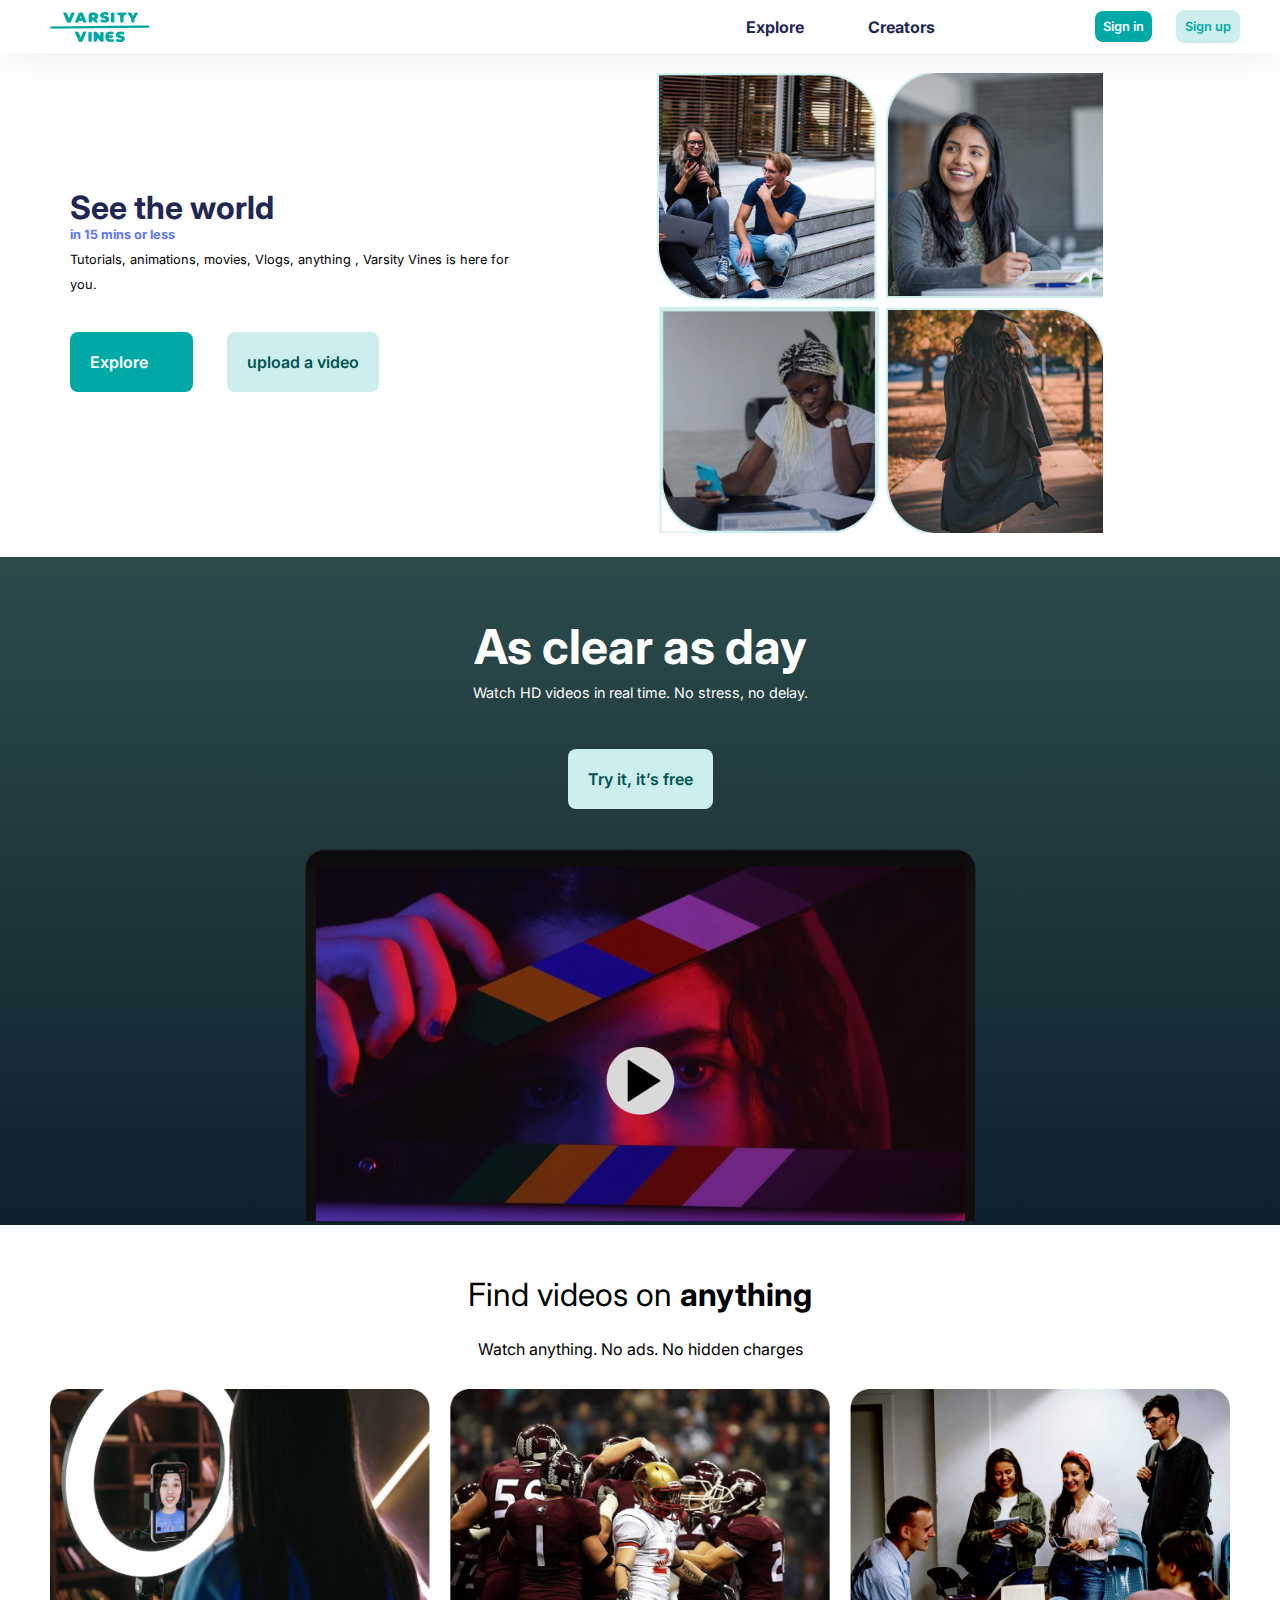
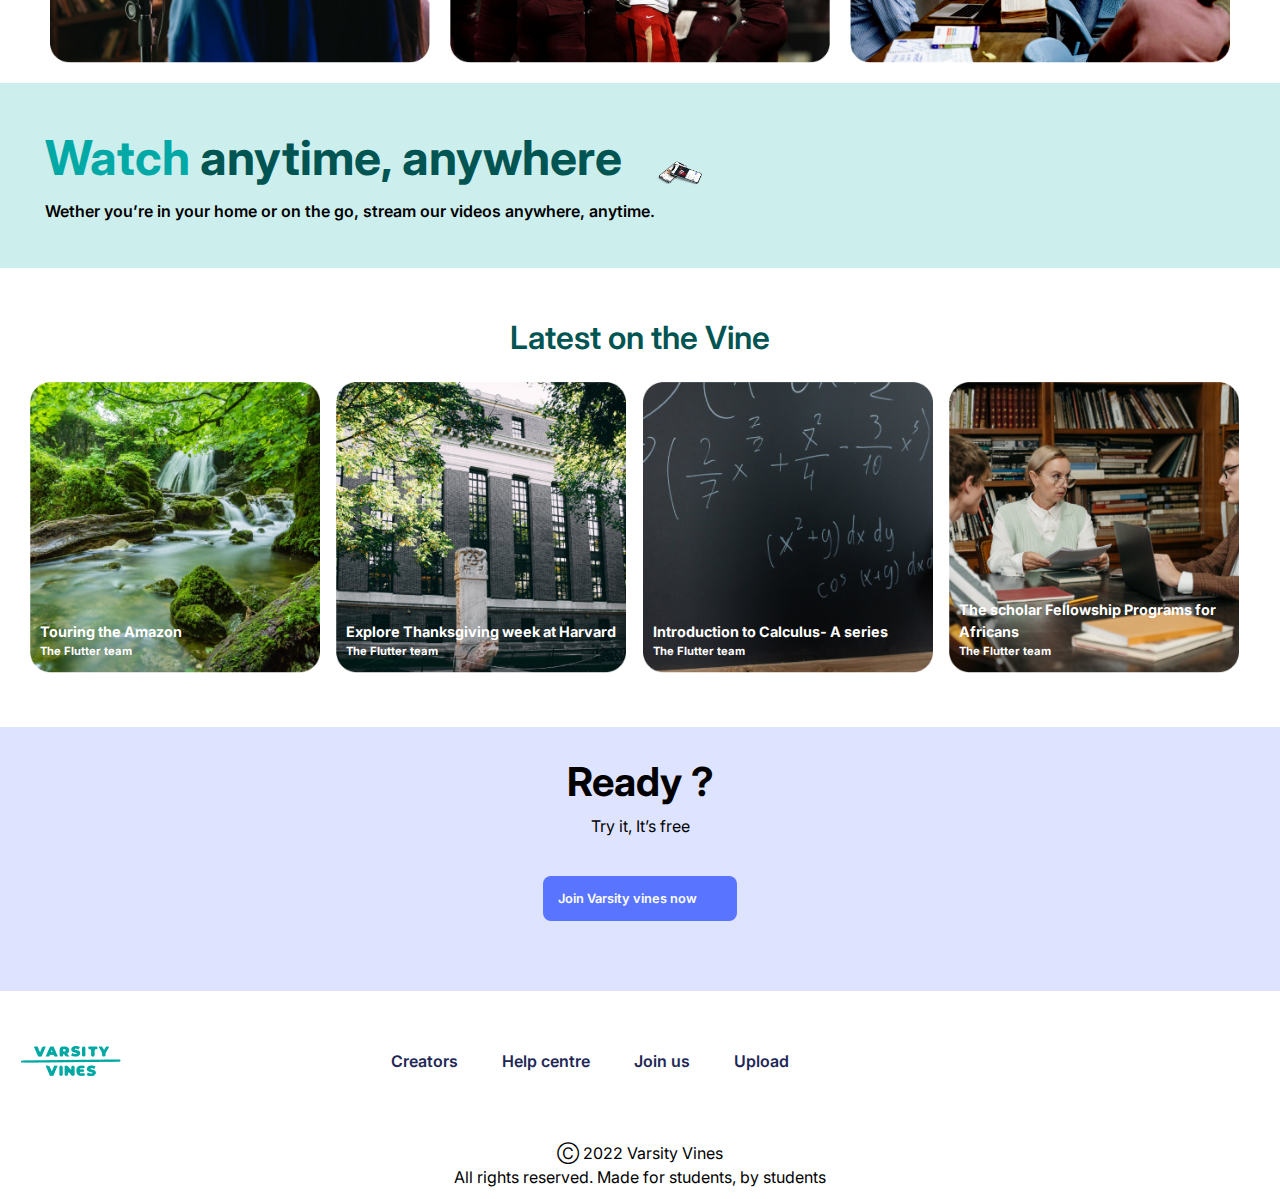
<file: sam-proj/index.html>
<!DOCTYPE html>
<html lang="en">

<head>
    <meta charset="UTF-8" />
    <meta name="viewport" content="width=device-width, initial-scale=1.0" />
    <link rel="stylesheet" href="https://cdnjs.cloudflare.com/ajax/libs/font-awesome/6.4.2/css/all.min.css" integrity="sha512-z3gLpd7yknf1YoNbCzqRKc4qyor8gaKU1qmn+CShxbuBusANI9QpRohGBreCFkKxLhei6S9CQXFEbbKuqLg0DA==" crossorigin="anonymous" referrerpolicy="no-referrer" />
    <link rel="stylesheet" href="/Assets/index.css" />
    <title>varsity vines</title>
</head>

<body>
    <!-- header -->
    <div class="container">
        <!-- navBar-->
        <nav>
            <i class="fa-solid fa-bars fa-fade"></i>
            <img src="/Assets/varsity_Logo.png" alt="" />
            <div class="right_Btn">
                <div class="nav_text">
                    <a href="">
                        <p>Explore</p>
                    </a>
                    <a href="">
                        <p>Creators</p>
                    </a>
                </div>
                <div class="nav_btn">
                    <button class="sign_in">Sign in</button>
                    <button class="sign_up">Sign up</button>
                </div>
            </div>
        </nav>

        <!-- hero-banner -->
        <div class="hero_banner">
            <div class="left_banner">
                <h1>See the world</h1>
                <h4>in 15 mins or less</h4>
                <p>
                    Tutorials, animations, movies, Vlogs, anything , Varsity Vines is
                    here for you.
                </p>
                <div class="hero_btn">
                    <button>Explore   <i class="fa-solid fa-arrow-right fa-fade"></i></button>
                    <button>upload a video</button>
                </div>
            </div>
            <div class="right_banner">
                <img src="/Assets/hero_right.png" alt="" />
            </div>
        </div>

        <!-- Video-frame  -->
        <div class="vid_container">
            <div class="section_top">
                <h3>As clear as day</h3>
                <p>Watch HD videos in real time. No stress, no delay.</p>
                <button class="try_it">Try it, it’s free</button>
            </div>
            <div class="section_buttom">
                <img src="/Assets/Surface Studio 3.png" alt="" />
            </div>
        </div>

        <!-- FIND-VIDEO  -->
        <div class="find_video">
            <div class="find_text">
                <h3>Find videos on <span>anything</span></h3>
                <p>Watch anything. No ads. No hidden charges</p>
            </div>

            <div class="find_slides">
                <img src="/Assets/slide1.png" alt="" />
                <img src="/Assets/slides2.png" alt="" />
                <img src="/Assets/slides3.png" alt="" />
            </div>
        </div>
        <!-- Watch video  -->
        <div class="watch_container">
            <div class="watch_text">
                <h1> <span>Watch</span> anytime, anywhere</h1>
                <p>Wether you’re in your home or on the go, stream our videos anywhere, anytime.</p>
            </div>
            <div class="watch_img">
                <img src="/Assets/phone_advert.png" alt="">
            </div>
        </div>

        <!-- latest_version  -->
        <div class="latest_vines">
            <h1>Latest on the Vine</h1>
            <div class="latest_slides">
                <div>
                    <img src="/Assets/vine1.png" alt="">
                    <div class="latest_text">
                        <p>Touring the Amazon</p>
                        <p>The Flutter team</p>
                    </div>
                </div>
                <div>
                    <img src="/Assets/vine2.png" alt="">
                    <div class="latest_text">
                        <p>Explore Thanksgiving week at Harvard</p>
                        <p>The Flutter team</p>
                    </div>
                </div>
                <div>
                    <img src="/Assets/vine4.png" alt="">
                    <div class="latest_text">
                        <p>Introduction to Calculus- A series</p>
                        <p>The Flutter team</p>
                    </div>
                </div>
                <div>
                    <img src="/Assets/vine3.png" alt="">
                    <div class="latest_text">
                        <p>The scholar Fellowship Programs for <br> Africans </p>
                        <p>The Flutter team</p>
                    </div>
                </div>
            </div>
        </div>
        <!-- Ready  -->
        <div class="ready_container">
            <div class="ready_text">
                <h1>Ready ?</h1>
                <p>Try it, It’s free</p>
            </div>
            <button class="ready_btn">Join Varsity vines now  <i class="fa-solid fa-arrow-right fa-fade"></i></button></button>
        </div>

        <!-- footer  -->
        <footer>
            <main>
                <img src="/Assets/varsity_Logo.png" alt="logo">
                <ul>
                    <li><a href="#">Creators</a></li>
                    <li><a href="#">Help centre</a></li>
                    <li><a href="#">Join us</a></li>
                    <li><a href="#">Upload</a></li>
                </ul>
            </main>
            <div class="copyright">
                <p>Ⓒ 2022 Varsity Vines</p>
                <p>All rights reserved. Made for students, by students</p>
            </div>


            </header>
    </div>
</body>

</html>
</file>
<file: Assets/index.css>
@import url("https://fonts.googleapis.com/css2?family=Inter:wght@600&display=swap");

* {
  margin: 0;
  padding: 0;
  text-decoration: none;
  font-family: "Inter", sans-serif;
  box-sizing: border-box;
}
/*
=============== 
NAV BAR
===============
*/
nav {
  display: flex;
  /* padding: 4px; */
  align-items: center;
  justify-content: space-between;
  box-shadow: 0px 0px 42px 0px #001b1d14;
}
nav img {
  margin-left: 50px;
  cursor: pointer;
}

.right_Btn {
  display: flex;
  align-items: center;
  /* margin-right: 60px ; */
}

.right_Btn a {
  color: #1e2755;
  margin: 10px;
  display: inline-block;
  margin-right: 50px;
}
.right_Btn a:hover {
  font-size: 1.1rem;
  color: #00a9a5;
}
.nav_text {
  margin-right: 100px;
  cursor: pointer;
  font-weight: 700;
}
.nav_btn {
  margin-right: 30px;
}

.nav_btn .sign_up {
  color: #00a9a5;
  font-weight: 600;
  cursor: pointer;
  font-size: 0.8em;
  padding: 9px;
  outline: none;
  border: none;
  border-radius: 8px;
  outline: none;
  margin: 10px;
  /* display: inline-block; */
  background-color: #cceeed;
}

.nav_btn .sign_in {
  color: #fff;
  font-weight: 600;
  cursor: pointer;
  font-size: 0.8em;
  padding: 8px;
  outline: none;
  border: none;
  border-radius: 8px;
  outline: none;
  margin: 10px;
  /* display: inline-block; */
  background-color: #00a9a5;
}
.fa-bars {
  display: none;
}
@media (max-width: 480px) {
  .fa-bars {
    display: block; /*work on it */
  }
  nav img {
    width: 100px;
    cursor: pointer;
  }
  .nav_text {
    display: none; /*work on it */
  }
  .nav_btn .sign_in {
    display: none; /*work on it */
  }
}
/*
=============== 
HERO-BANNER
===============
*/
.hero_banner {
  display: flex;
  align-items: center;
  justify-content: space-between;
  padding: 20px 0px 0px 50px;
}
.left_banner {
  margin-left: 20px;
}
.left_banner h1 {
  font-size: 2rem;
  color: #1e2755;
}
.left_banner h4 {
  font-size: .8rem;
  margin-bottom: 5px;
  color: #5975ff;
}
.left_banner p {
  font-size: .8rem;
  line-height: 25px;
  margin-bottom: 5px;
}
.fa-solid {
  margin-left: 25px;
}
.hero_btn button {
  display: flex;
  color: #fff;
  font-weight: 600;
  cursor: pointer;
  font-size: 1em;
  padding: 20px;
  outline: none;
  border: none;
  border-radius: 8px;
  outline: none;
  /* margin: 30px 10px; */
  display: inline-block;
  background-color: #00a9a5;
}
.hero_btn button:nth-child(2) {
  display: flex;
  color: #005452;
  font-weight: 600;
  cursor: pointer;
  font-size: 1em;
  padding: 20px;
  outline: none;
  border: none;
  border-radius: 8px;
  outline: none;
  margin: 30px 30px;
  display: inline-block;
  background-color: #cceeed;
}
.right_banner img {
  width: 60%;
  margin-left: 120px;
}
@media (max-width: 480px) {
  .hero_banner {
    display: flex;
    flex-direction: column-reverse;
    align-items: center;
    justify-content: center;
    padding: 20px 0px 0px 50px;
  }
  .right_banner img {
    margin-bottom: 20px;
    width: 100%;
    margin-left: 0px;
  }
  .left_banner {
  margin-left: 20px;
}
.left_banner h1 {
  font-size: 3rem;
  color: #1e2755;
}
.left_banner h4 {
  text-align: center;
  font-size: 1.3rem;
  margin-bottom: 5px;
  color: #5975ff;
}
.left_banner p {
  font-size: 1rem;
  text-align: center;
  line-height: 25px;
  margin-bottom: 5px;
}
}
/*
=============== 
VIDEO - FRAME 
===============
*/
.vid_container {
  margin: 20px 0px;
  padding: 60px 0px 0px 0px;
  display: flex;
  justify-content: space-between;
  align-items: center;
  flex-direction: column;
  background: linear-gradient(
    to bottom,
    rgba(44, 75, 75, 1),
    rgba(14, 32, 43, 1)
  );
}
.section_top {
  text-align: center;
}
.section_top h3 {
  color: #fff;
  font-size: 3rem;
  margin-bottom: 8px;
}
.section_top p {
  font-size: .9rem;
  color: #fff;
  margin-bottom: 8px;
}
.try_it {
  color: #005452;
  font-weight: 600;
  cursor: pointer;
  font-size: 1em;
  padding: 20px;
  outline: none;
  border: none;
  border-radius: 8px;
  outline: none;
  margin: 40px 30px;
  background-color: #cceeed;
}
/*
=============== 
FIND - VIDEO
===============
*/
.find_video {
  margin: 20px 0px;
  padding: 30px 0px 0px 0px;
  display: flex;
  justify-content: space-between;
  align-items: center;
  flex-direction: column;
}
.find_text {
  margin-bottom: 30px;
  text-align: center;
}
.find_text h3 {
  font-weight: 400;
  margin-bottom: 25px;
  font-size: 2rem;
}
.find_text span {
  font-weight: 700;
}
.find_text p {
  font-size: 1rem;
}
.find_slides {
  display: grid;
  column-gap: 20px;
  object-fit: contain;
  grid-template-columns: 1fr 1fr 1fr;
}
.find_slides img {
  width: 380px;
}
/*
=============== 
WATCH - VIDEO
===============
*/
.watch_container {
  padding: 45px;
  align-items: center;
  display: flex;
  background-color: #cceeed;
}
.watch_text h1 {
  font-size: 3rem;
  margin-bottom: 12px;
  color: #005452;
}
.watch_text span {
  color: #00a9a5;
}
.watch_text p {
  font-weight: 600;
  line-height: 1.5;
}
.watch_img img {
  width: 50px;
}
/*
=============== 
LATEST - VINES
===============
*/
.latest_vines {
  margin: 20px 0px;
  padding: 30px;
}
.latest_vines h1 {
  font-size: 2rem;
  color: #005452;
  font-weight: 600;
  margin-bottom: 25px;
  text-align: center;
}
.latest_slides {
  display: grid;
  column-gap: 5px;
  object-fit: contain;
  grid-template-columns: 1fr 1fr 1fr 1fr;
  position: relative;
}
.latest_slides img {
  width: 290px;
}
.latest_text {
  position: absolute;
  color: #fff;
  line-height: 1.5;
  padding: 10px;
  font-weight: 700;
  font-size: 0.9rem;
  bottom: 8px;
  /* bottom: 0px; */
}
.latest_text p:nth-child(2) {
  font-size: 0.7rem;
}
/*
=============== 
READY
===============
*/
.ready_container {
  margin: 20px 0px;
  background-color: #dee3ff;
  padding: 30px;
  display: flex;
  align-items: center;
  flex-direction: column;
}
.ready_btn {
  color: #fff;
  font-weight: 600;
  cursor: pointer;
  font-size: 0.8em;
  padding: 15px;
  outline: none;
  border: none;
  border-radius: 8px;
  outline: none;
  margin: 40px;
  /* display: inline-block; */
  background-color: #5975ff;
}
.ready_text {
  text-align: center;
}
.ready_text h1 {
  font-size: 2.5rem;
  margin-bottom: 10px;
}
/*
=============== 
FOOTER 
===============
*/
main {
  display: flex;
  padding: 10px;
  justify-content: center;
  align-items: center;
  padding-top: 20px;
  margin-right: 450px;
  margin-bottom: 30px;
}
main img {
  margin-right: 250px;
}
ul li {
  font-size: 1rem;
  font-weight: 600;
  gap: 2rem;
  margin: 20px;
  display: inline-block;
  list-style: none;
}
ul li a {
  color: #1e2755;
}
.copyright {
  text-align: center;
  line-height: 1.5;
  font-size: 1rem;
  /* font-weight:200 ; */
  padding: 10px;
}
</file>
